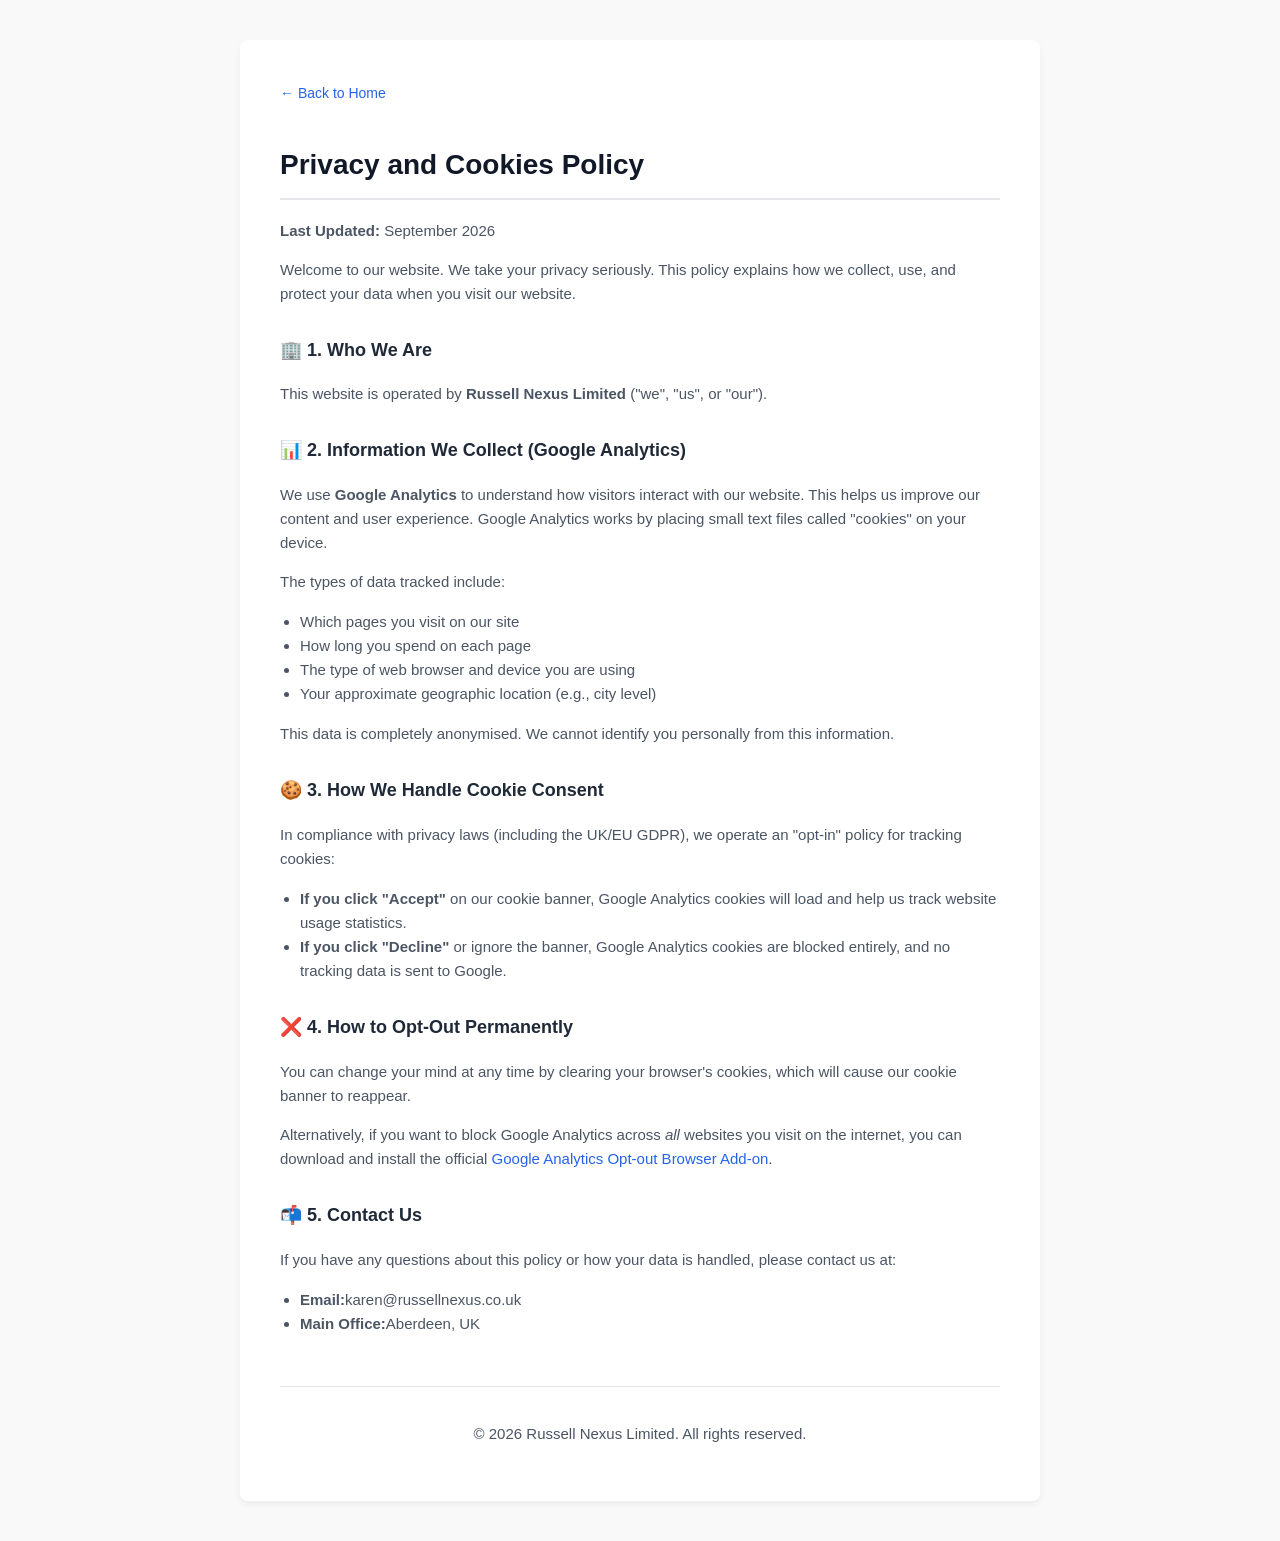
<file: privacy.html>
<!DOCTYPE html>
<html lang="en">
<head>
    <meta charset="UTF-8">
    <meta name="viewport" content="width=device-width, initial-scale=1.0">
    <title>Privacy & Cookies Policy</title>
    <style>
        /* Basic clean styling for readability */
        body {
            font-family: Arial, sans-serif;
            line-height: 1.6;
            color: #333333;
            max-width: 800px;
            margin: 0 auto;
            padding: 40px 20px;
            background-color: #f9f9f9;
        }
        .container {
            background-color: #ffffff;
            padding: 40px;
            border-radius: 8px;
            box-shadow: 0 4px 6px rgba(0,0,0,0.05);
        }
        h1 {
            color: #111827;
            border-bottom: 2px solid #e5e7eb;
            padding-bottom: 10px;
            font-size: 28px;
        }
        h3 {
            color: #1f2937;
            margin-top: 30px;
            font-size: 18px;
        }
        p, li {
            font-size: 15px;
            color: #4b5563;
        }
        ul {
            padding-left: 20px;
        }
        a {
            color: #2563eb;
            text-decoration: none;
        }
        a:hover {
            text-decoration: underline;
        }
        footer {
            margin-top: 50px;
            text-align: center;
            font-size: 13px;
            color: #9ca3af;
            border-top: 1px solid #e5e7eb;
            padding-top: 20px;
        }
        .back-link {
            display: inline-block;
            margin-bottom: 20px;
            font-size: 14px;
        }
    </style>
</head>
<body>

<div class="container">
    <!-- Link to go back to your main site -->
    <a href="/index.html" class="back-link">&larr; Back to Home</a>

    <h1>Privacy and Cookies Policy</h1>
    <p><strong>Last Updated:</strong> September 2026</p>

    <p>Welcome to our website. We take your privacy seriously. This policy explains how we collect, use, and protect your data when you visit our website.</p>

    <h3>🏢 1. Who We Are</h3>
    <p>This website is operated by <strong>Russell Nexus Limited</strong> ("we", "us", or "our").</p>

    <h3>📊 2. Information We Collect (Google Analytics)</h3>
    <p>We use <strong>Google Analytics</strong> to understand how visitors interact with our website. This helps us improve our content and user experience. Google Analytics works by placing small text files called "cookies" on your device.</p>
    <p>The types of data tracked include:</p>
    <ul>
        <li>Which pages you visit on our site</li>
        <li>How long you spend on each page</li>
        <li>The type of web browser and device you are using</li>
        <li>Your approximate geographic location (e.g., city level)</li>
    </ul>
    <p>This data is completely anonymised. We cannot identify you personally from this information.</p>

    <h3>🍪 3. How We Handle Cookie Consent</h3>
    <p>In compliance with privacy laws (including the UK/EU GDPR), we operate an "opt-in" policy for tracking cookies:</p>
    <ul>
        <li><strong>If you click "Accept"</strong> on our cookie banner, Google Analytics cookies will load and help us track website usage statistics.</li>
        <li><strong>If you click "Decline"</strong> or ignore the banner, Google Analytics cookies are blocked entirely, and no tracking data is sent to Google.</li>
    </ul>

    <h3>❌ 4. How to Opt-Out Permanently</h3>
    <p>You can change your mind at any time by clearing your browser's cookies, which will cause our cookie banner to reappear.</p>
    <p>Alternatively, if you want to block Google Analytics across <em>all</em> websites you visit on the internet, you can download and install the official <a href="https://google.com" target="_blank" rel="noopener">Google Analytics Opt-out Browser Add-on</a>.</p>

    <h3>📬 5. Contact Us</h3>
    <p>If you have any questions about this policy or how your data is handled, please contact us at:</p>
    <ul>
        <li><strong>Email:</strong>karen@russellnexus.co.uk</li>
        <li><strong>Main Office:</strong>Aberdeen, UK</li>
    </ul>

    <footer>
        <p>&copy; 2026 Russell Nexus Limited. All rights reserved.</p>
    </footer>
</div>

</body>
</html>
</file>
